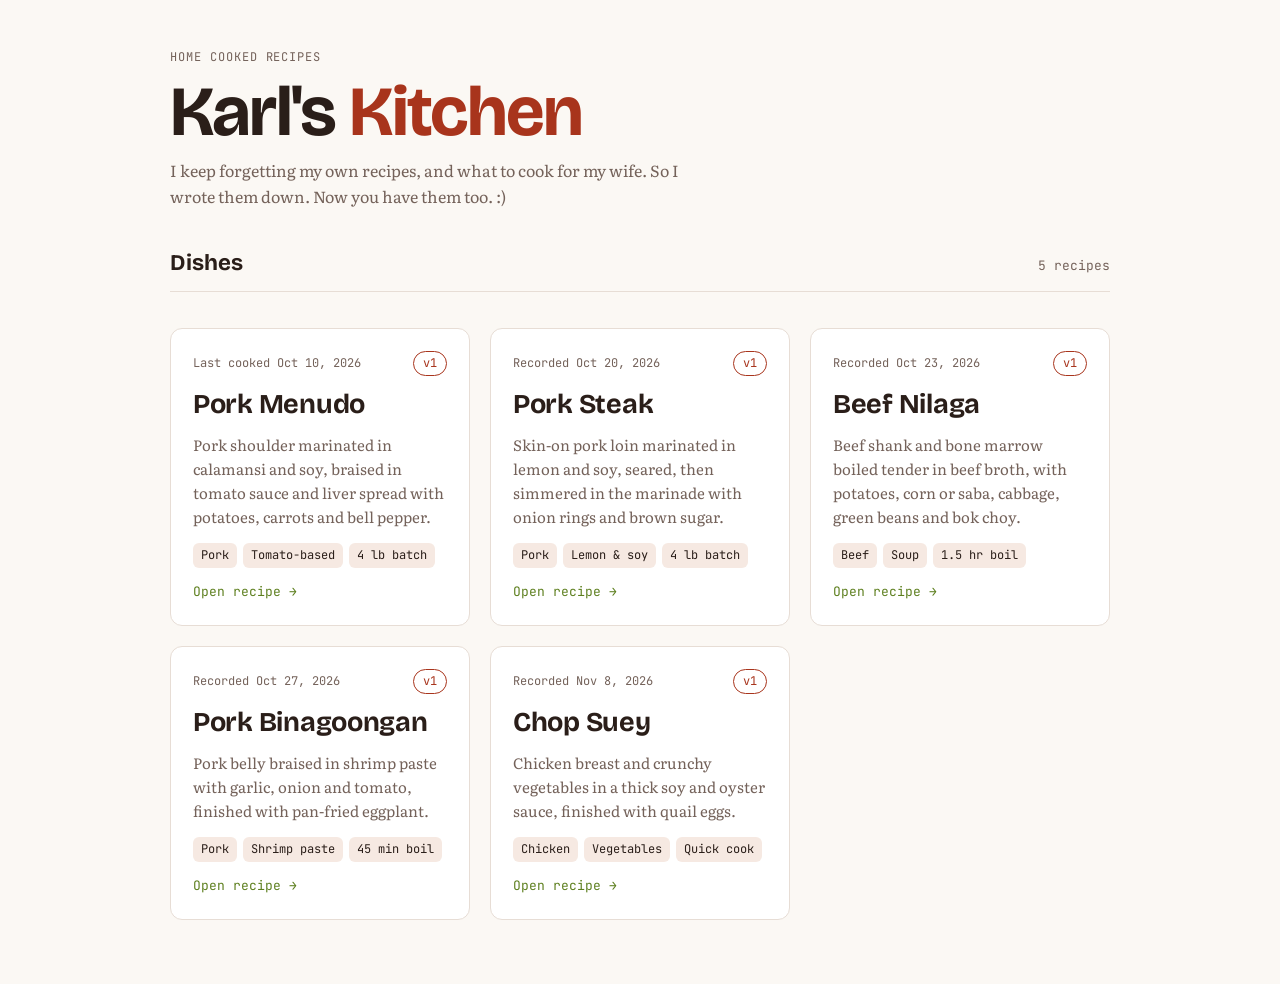
<file: index.html>
<!doctype html>
<html lang="en">
<head>
  <meta charset="utf-8">
  <meta name="viewport" content="width=device-width, initial-scale=1, viewport-fit=cover">
  <title>Karl's Kitchen</title>
  <meta name="description" content="Karl's home-cooked Filipino recipes.">
  <link rel="preconnect" href="https://fonts.googleapis.com">
  <link rel="preconnect" href="https://fonts.gstatic.com" crossorigin>
  <link rel="stylesheet" href="https://fonts.googleapis.com/css2?family=Bricolage+Grotesque:opsz,wght@12..96,500;12..96,700&family=Literata:opsz,wght@7..72,400;7..72,600&family=JetBrains+Mono:wght@400;500&display=swap">
  <link rel="stylesheet" href="css/home.css">
</head>
<body>
<div class="wrap">
  <header>
    <div class="eyebrow">Home cooked recipes</div>
    <h1>Karl's <span>Kitchen</span></h1>
    <p class="lede">I keep forgetting my own recipes, and what to cook for my wife. So I wrote them down. Now you have them too. :)</p>
  </header>

  <section aria-labelledby="dishes-h">
    <div class="bar"><h2 id="dishes-h">Dishes</h2><span>5 recipes</span></div>
  </section>

  <div class="grid">
    <a class="dish" href="recipes/pork-menudo.html">
      <div class="dish-top"><span>Last cooked Oct 10, 2026</span><span class="ver">v1</span></div>
      <h3>Pork Menudo</h3>
      <p>Pork shoulder marinated in calamansi and soy, braised in tomato sauce and liver spread with potatoes, carrots and bell pepper.</p>
      <div class="tags"><span class="tag">Pork</span><span class="tag">Tomato-based</span><span class="tag">4 lb batch</span></div>
      <span class="open">Open recipe →</span>
    </a>

    <a class="dish" href="recipes/pork-steak.html">
      <div class="dish-top"><span>Recorded Oct 20, 2026</span><span class="ver">v1</span></div>
      <h3>Pork Steak</h3>
      <p>Skin-on pork loin marinated in lemon and soy, seared, then simmered in the marinade with onion rings and brown sugar.</p>
      <div class="tags"><span class="tag">Pork</span><span class="tag">Lemon &amp; soy</span><span class="tag">4 lb batch</span></div>
      <span class="open">Open recipe →</span>
    </a>

    <a class="dish" href="recipes/beef-nilaga.html">
      <div class="dish-top"><span>Recorded Oct 23, 2026</span><span class="ver">v1</span></div>
      <h3>Beef Nilaga</h3>
      <p>Beef shank and bone marrow boiled tender in beef broth, with potatoes, corn or saba, cabbage, green beans and bok choy.</p>
      <div class="tags"><span class="tag">Beef</span><span class="tag">Soup</span><span class="tag">1.5 hr boil</span></div>
      <span class="open">Open recipe →</span>
    </a>

    <a class="dish" href="recipes/pork-binagoongan.html">
      <div class="dish-top"><span>Recorded Oct 27, 2026</span><span class="ver">v1</span></div>
      <h3>Pork Binagoongan</h3>
      <p>Pork belly braised in shrimp paste with garlic, onion and tomato, finished with pan-fried eggplant.</p>
      <div class="tags"><span class="tag">Pork</span><span class="tag">Shrimp paste</span><span class="tag">45 min boil</span></div>
      <span class="open">Open recipe →</span>
    </a>

    <a class="dish" href="recipes/chop-suey.html">
      <div class="dish-top"><span>Recorded Nov 8, 2026</span><span class="ver">v1</span></div>
      <h3>Chop Suey</h3>
      <p>Chicken breast and crunchy vegetables in a thick soy and oyster sauce, finished with quail eggs.</p>
      <div class="tags"><span class="tag">Chicken</span><span class="tag">Vegetables</span><span class="tag">Quick cook</span></div>
      <span class="open">Open recipe →</span>
    </a>

  </div>
</div>
</body>
</html>
</file>
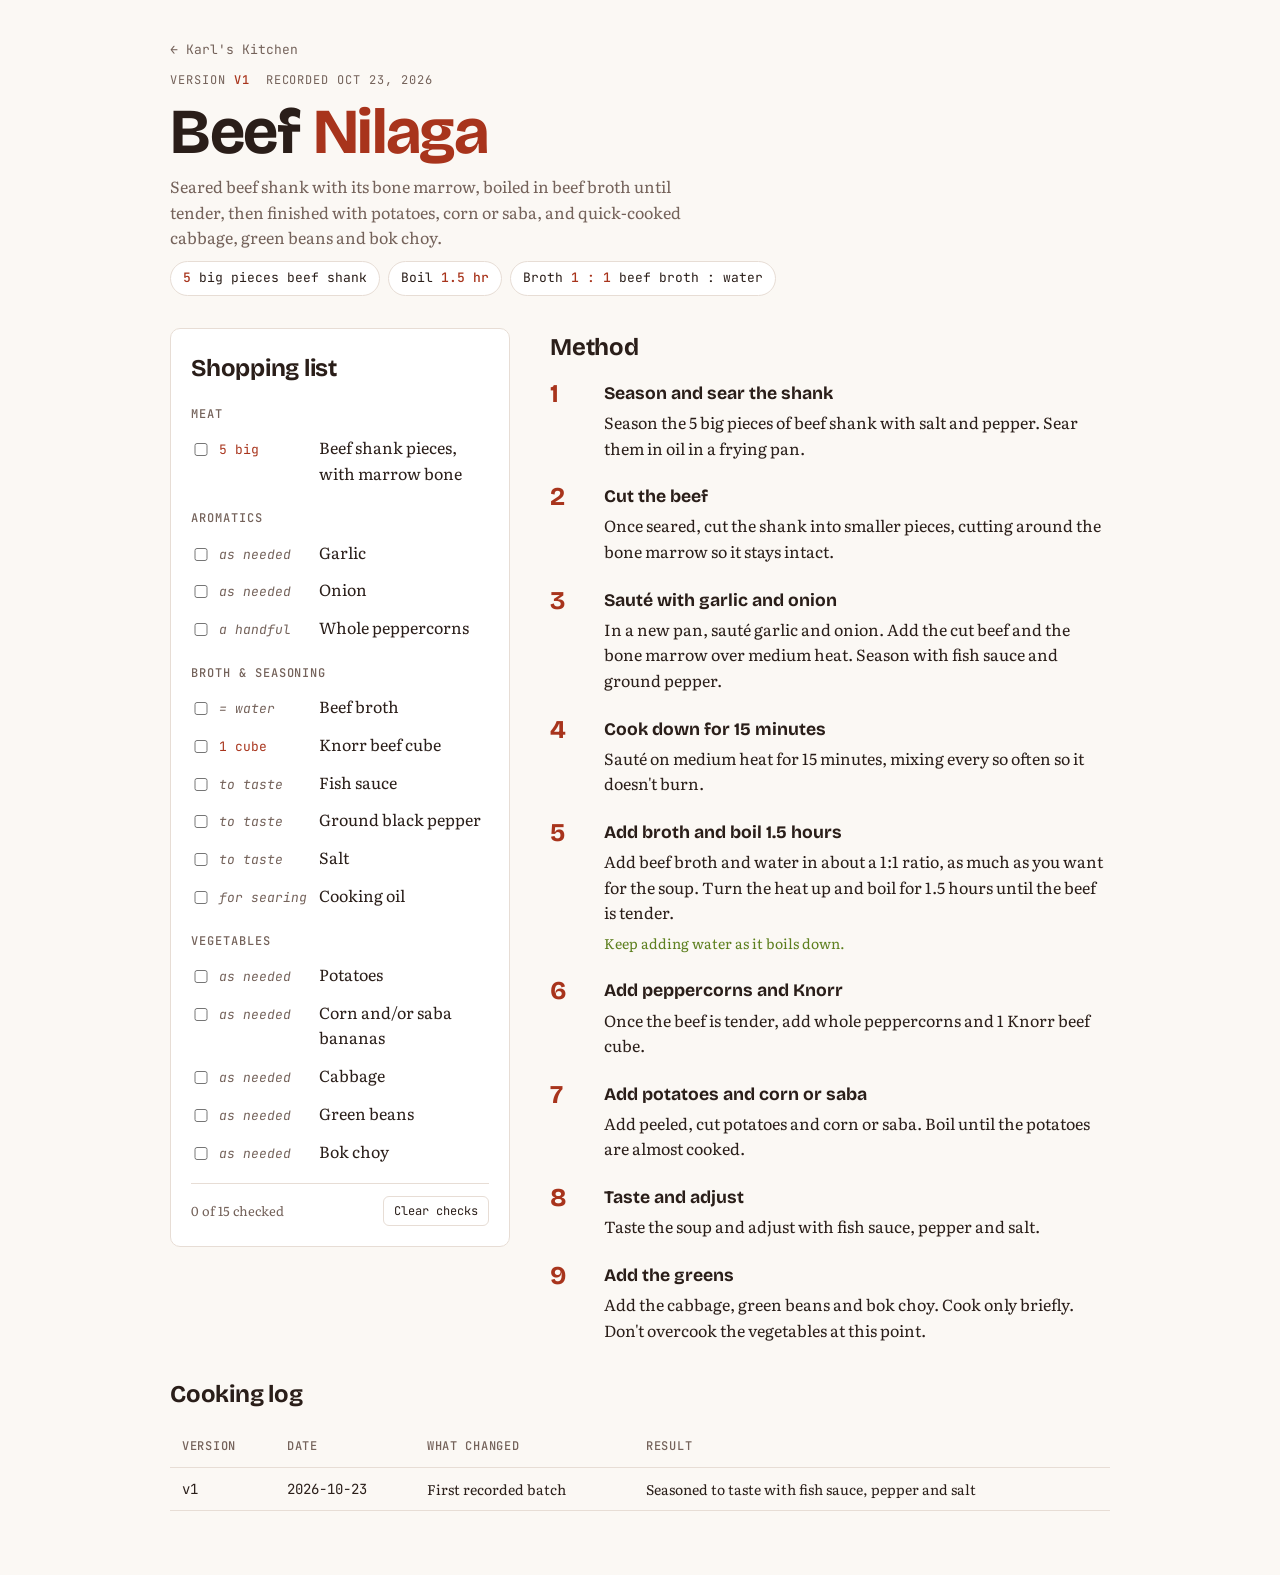
<file: recipes/beef-nilaga.html>
<!doctype html>
<html lang="en">
<head>
  <meta charset="utf-8">
  <meta name="viewport" content="width=device-width, initial-scale=1, viewport-fit=cover">
  <title>Karl's Beef Nilaga</title>
  <meta name="description" content="Beef nilaga: shopping list, method and cooking notes.">
  <link rel="preconnect" href="https://fonts.googleapis.com">
  <link rel="preconnect" href="https://fonts.gstatic.com" crossorigin>
  <link rel="stylesheet" href="https://fonts.googleapis.com/css2?family=Bricolage+Grotesque:opsz,wght@12..96,500;12..96,700&family=Literata:opsz,wght@7..72,400;7..72,600&family=JetBrains+Mono:wght@400;500&display=swap">
  <link rel="stylesheet" href="../css/recipe.css">
</head>
<body data-recipe="beef-nilaga">
<div class="wrap">
  <header>
    <a class="back" href="../index.html">&larr; Karl's Kitchen</a>
    <div class="eyebrow"><span>Version <b>v1</b></span><span>Recorded Oct 23, 2026</span></div>
    <h1>Beef <span>Nilaga</span></h1>
    <p class="lede">Seared beef shank with its bone marrow, boiled in beef broth until tender, then finished with potatoes, corn or saba, and quick-cooked cabbage, green beans and bok choy.</p>
    <div class="facts">
      <span class="fact"><strong>5</strong> big pieces beef shank</span>
      <span class="fact">Boil <strong>1.5 hr</strong></span>
      <span class="fact">Broth <strong>1 : 1</strong> beef broth : water</span>
    </div>
  </header>

  <div class="cols">
    <aside class="shop" aria-labelledby="shop-h">
      <h2 id="shop-h">Shopping list</h2>
      <h3>Meat</h3>
      <ul>
        <li><label><input type="checkbox" id="i-shank"><span class="qty">5 big</span><span>Beef shank pieces, with marrow bone</span></label></li>
      </ul>
      <h3>Aromatics</h3>
      <ul>
        <li><label><input type="checkbox" id="i-garlic"><span class="qty tbd">as needed</span><span>Garlic</span></label></li>
        <li><label><input type="checkbox" id="i-onion"><span class="qty tbd">as needed</span><span>Onion</span></label></li>
        <li><label><input type="checkbox" id="i-corns"><span class="qty tbd">a handful</span><span>Whole peppercorns</span></label></li>
      </ul>
      <h3>Broth &amp; seasoning</h3>
      <ul>
        <li><label><input type="checkbox" id="i-broth"><span class="qty tbd">= water</span><span>Beef broth</span></label></li>
        <li><label><input type="checkbox" id="i-knorr"><span class="qty">1 cube</span><span>Knorr beef cube</span></label></li>
        <li><label><input type="checkbox" id="i-fish"><span class="qty tbd">to taste</span><span>Fish sauce</span></label></li>
        <li><label><input type="checkbox" id="i-pepper"><span class="qty tbd">to taste</span><span>Ground black pepper</span></label></li>
        <li><label><input type="checkbox" id="i-salt"><span class="qty tbd">to taste</span><span>Salt</span></label></li>
        <li><label><input type="checkbox" id="i-oil"><span class="qty tbd">for searing</span><span>Cooking oil</span></label></li>
      </ul>
      <h3>Vegetables</h3>
      <ul>
        <li><label><input type="checkbox" id="i-potato"><span class="qty tbd">as needed</span><span>Potatoes</span></label></li>
        <li><label><input type="checkbox" id="i-corn"><span class="qty tbd">as needed</span><span>Corn and/or saba bananas</span></label></li>
        <li><label><input type="checkbox" id="i-cabbage"><span class="qty tbd">as needed</span><span>Cabbage</span></label></li>
        <li><label><input type="checkbox" id="i-beans"><span class="qty tbd">as needed</span><span>Green beans</span></label></li>
        <li><label><input type="checkbox" id="i-bokchoy"><span class="qty tbd">as needed</span><span>Bok choy</span></label></li>
      </ul>
      <div class="row-actions"><span id="count">0 of 15 checked</span><button type="button" id="clear">Clear checks</button></div>
    </aside>

    <section aria-labelledby="method-h">
      <h2 id="method-h">Method</h2>
      <ol class="steps">
        <li><div><span class="step-title">Season and sear the shank</span><p>Season the 5 big pieces of beef shank with salt and pepper. Sear them in oil in a frying pan.</p></div></li>
        <li><div><span class="step-title">Cut the beef</span><p>Once seared, cut the shank into smaller pieces, cutting around the bone marrow so it stays intact.</p></div></li>
        <li><div><span class="step-title">Sauté with garlic and onion</span><p>In a new pan, sauté garlic and onion. Add the cut beef and the bone marrow over medium heat. Season with fish sauce and ground pepper.</p></div></li>
        <li><div><span class="step-title">Cook down for 15 minutes</span><p>Sauté on medium heat for 15 minutes, mixing every so often so it doesn't burn.</p></div></li>
        <li><div><span class="step-title">Add broth and boil 1.5 hours</span><p>Add beef broth and water in about a 1:1 ratio, as much as you want for the soup. Turn the heat up and boil for 1.5 hours until the beef is tender.</p><span class="tip">Keep adding water as it boils down.</span></div></li>
        <li><div><span class="step-title">Add peppercorns and Knorr</span><p>Once the beef is tender, add whole peppercorns and 1 Knorr beef cube.</p></div></li>
        <li><div><span class="step-title">Add potatoes and corn or saba</span><p>Add peeled, cut potatoes and corn or saba. Boil until the potatoes are almost cooked.</p></div></li>
        <li><div><span class="step-title">Taste and adjust</span><p>Taste the soup and adjust with fish sauce, pepper and salt.</p></div></li>
        <li><div><span class="step-title">Add the greens</span><p>Add the cabbage, green beans and bok choy. Cook only briefly. Don't overcook the vegetables at this point.</p></div></li>
      </ol>
    </section>
  </div>

  <section aria-labelledby="log-h">
    <h2 id="log-h">Cooking log</h2>
    <div class="log">
      <table>
        <thead><tr><th>Version</th><th>Date</th><th>What changed</th><th>Result</th></tr></thead>
        <tbody>
          <tr><td class="mono">v1</td><td class="mono">2026-10-23</td><td>First recorded batch</td><td>Seasoned to taste with fish sauce, pepper and salt</td></tr>
        </tbody>
      </table>
    </div>
  </section>
</div>
<script src="../js/shopping-list.js"></script>
</body>
</html>
</file>
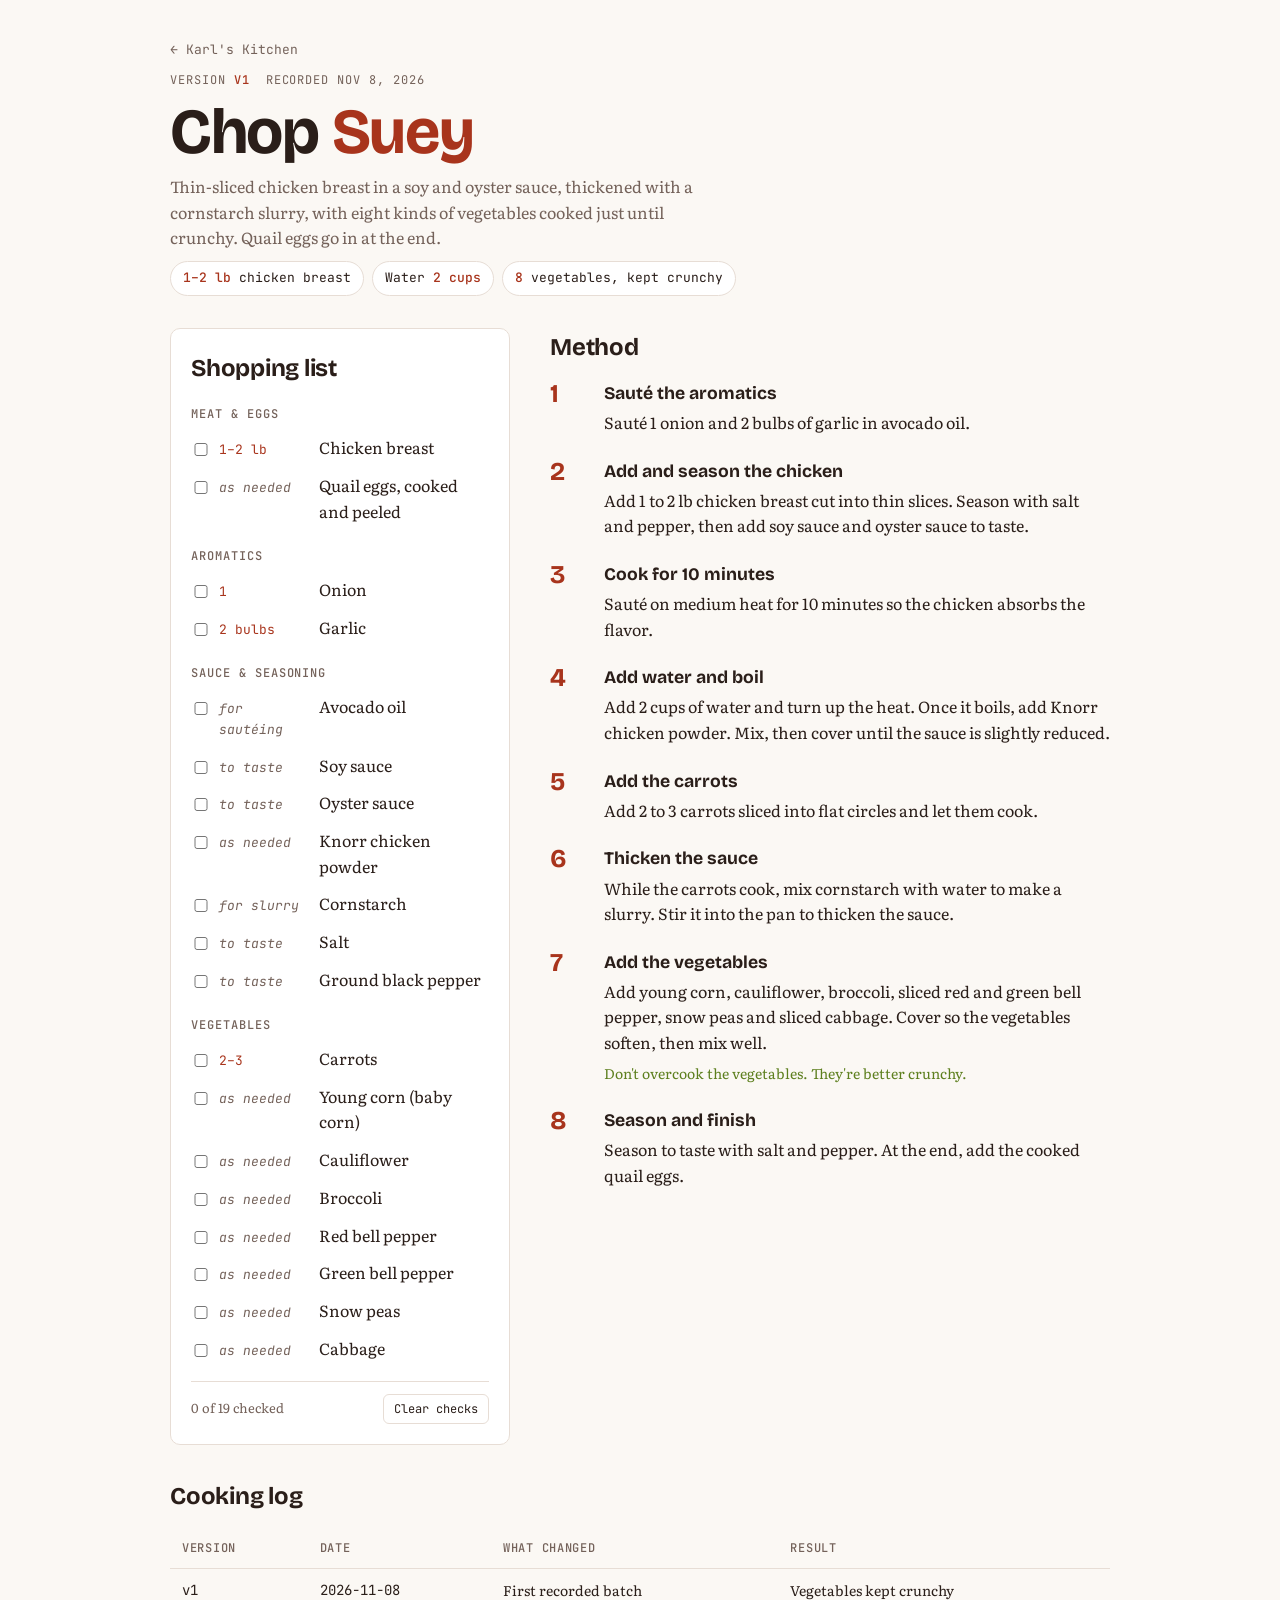
<file: recipes/chop-suey.html>
<!doctype html>
<html lang="en">
<head>
  <meta charset="utf-8">
  <meta name="viewport" content="width=device-width, initial-scale=1, viewport-fit=cover">
  <title>Karl's Chop Suey</title>
  <meta name="description" content="Chop suey: shopping list, method and cooking notes.">
  <link rel="preconnect" href="https://fonts.googleapis.com">
  <link rel="preconnect" href="https://fonts.gstatic.com" crossorigin>
  <link rel="stylesheet" href="https://fonts.googleapis.com/css2?family=Bricolage+Grotesque:opsz,wght@12..96,500;12..96,700&family=Literata:opsz,wght@7..72,400;7..72,600&family=JetBrains+Mono:wght@400;500&display=swap">
  <link rel="stylesheet" href="../css/recipe.css">
</head>
<body data-recipe="chop-suey">
<div class="wrap">
  <header>
    <a class="back" href="../index.html">&larr; Karl's Kitchen</a>
    <div class="eyebrow"><span>Version <b>v1</b></span><span>Recorded Nov 8, 2026</span></div>
    <h1>Chop <span>Suey</span></h1>
    <p class="lede">Thin-sliced chicken breast in a soy and oyster sauce, thickened with a cornstarch slurry, with eight kinds of vegetables cooked just until crunchy. Quail eggs go in at the end.</p>
    <div class="facts">
      <span class="fact"><strong>1&ndash;2 lb</strong> chicken breast</span>
      <span class="fact">Water <strong>2 cups</strong></span>
      <span class="fact"><strong>8</strong> vegetables, kept crunchy</span>
    </div>
  </header>

  <div class="cols">
    <aside class="shop" aria-labelledby="shop-h">
      <h2 id="shop-h">Shopping list</h2>
      <h3>Meat &amp; eggs</h3>
      <ul>
        <li><label><input type="checkbox" id="i-chicken"><span class="qty">1&ndash;2 lb</span><span>Chicken breast</span></label></li>
        <li><label><input type="checkbox" id="i-quail"><span class="qty tbd">as needed</span><span>Quail eggs, cooked and peeled</span></label></li>
      </ul>
      <h3>Aromatics</h3>
      <ul>
        <li><label><input type="checkbox" id="i-onion"><span class="qty">1</span><span>Onion</span></label></li>
        <li><label><input type="checkbox" id="i-garlic"><span class="qty">2 bulbs</span><span>Garlic</span></label></li>
      </ul>
      <h3>Sauce &amp; seasoning</h3>
      <ul>
        <li><label><input type="checkbox" id="i-oil"><span class="qty tbd">for saut&eacute;ing</span><span>Avocado oil</span></label></li>
        <li><label><input type="checkbox" id="i-soy"><span class="qty tbd">to taste</span><span>Soy sauce</span></label></li>
        <li><label><input type="checkbox" id="i-oyster"><span class="qty tbd">to taste</span><span>Oyster sauce</span></label></li>
        <li><label><input type="checkbox" id="i-knorr"><span class="qty tbd">as needed</span><span>Knorr chicken powder</span></label></li>
        <li><label><input type="checkbox" id="i-corn-starch"><span class="qty tbd">for slurry</span><span>Cornstarch</span></label></li>
        <li><label><input type="checkbox" id="i-salt"><span class="qty tbd">to taste</span><span>Salt</span></label></li>
        <li><label><input type="checkbox" id="i-pepper"><span class="qty tbd">to taste</span><span>Ground black pepper</span></label></li>
      </ul>
      <h3>Vegetables</h3>
      <ul>
        <li><label><input type="checkbox" id="i-carrot"><span class="qty">2&ndash;3</span><span>Carrots</span></label></li>
        <li><label><input type="checkbox" id="i-youngcorn"><span class="qty tbd">as needed</span><span>Young corn (baby corn)</span></label></li>
        <li><label><input type="checkbox" id="i-cauli"><span class="qty tbd">as needed</span><span>Cauliflower</span></label></li>
        <li><label><input type="checkbox" id="i-broccoli"><span class="qty tbd">as needed</span><span>Broccoli</span></label></li>
        <li><label><input type="checkbox" id="i-redbell"><span class="qty tbd">as needed</span><span>Red bell pepper</span></label></li>
        <li><label><input type="checkbox" id="i-greenbell"><span class="qty tbd">as needed</span><span>Green bell pepper</span></label></li>
        <li><label><input type="checkbox" id="i-snowpeas"><span class="qty tbd">as needed</span><span>Snow peas</span></label></li>
        <li><label><input type="checkbox" id="i-cabbage"><span class="qty tbd">as needed</span><span>Cabbage</span></label></li>
      </ul>
      <div class="row-actions"><span id="count">0 of 19 checked</span><button type="button" id="clear">Clear checks</button></div>
    </aside>

    <section aria-labelledby="method-h">
      <h2 id="method-h">Method</h2>
      <ol class="steps">
        <li><div><span class="step-title">Saut&eacute; the aromatics</span><p>Saut&eacute; 1 onion and 2 bulbs of garlic in avocado oil.</p></div></li>
        <li><div><span class="step-title">Add and season the chicken</span><p>Add 1 to 2 lb chicken breast cut into thin slices. Season with salt and pepper, then add soy sauce and oyster sauce to taste.</p></div></li>
        <li><div><span class="step-title">Cook for 10 minutes</span><p>Saut&eacute; on medium heat for 10 minutes so the chicken absorbs the flavor.</p></div></li>
        <li><div><span class="step-title">Add water and boil</span><p>Add 2 cups of water and turn up the heat. Once it boils, add Knorr chicken powder. Mix, then cover until the sauce is slightly reduced.</p></div></li>
        <li><div><span class="step-title">Add the carrots</span><p>Add 2 to 3 carrots sliced into flat circles and let them cook.</p></div></li>
        <li><div><span class="step-title">Thicken the sauce</span><p>While the carrots cook, mix cornstarch with water to make a slurry. Stir it into the pan to thicken the sauce.</p></div></li>
        <li><div><span class="step-title">Add the vegetables</span><p>Add young corn, cauliflower, broccoli, sliced red and green bell pepper, snow peas and sliced cabbage. Cover so the vegetables soften, then mix well.</p><span class="tip">Don't overcook the vegetables. They're better crunchy.</span></div></li>
        <li><div><span class="step-title">Season and finish</span><p>Season to taste with salt and pepper. At the end, add the cooked quail eggs.</p></div></li>
      </ol>
    </section>
  </div>

  <section aria-labelledby="log-h">
    <h2 id="log-h">Cooking log</h2>
    <div class="log">
      <table>
        <thead><tr><th>Version</th><th>Date</th><th>What changed</th><th>Result</th></tr></thead>
        <tbody>
          <tr><td class="mono">v1</td><td class="mono">2026-11-08</td><td>First recorded batch</td><td>Vegetables kept crunchy</td></tr>
        </tbody>
      </table>
    </div>
  </section>
</div>
<script src="../js/shopping-list.js"></script>
</body>
</html>
</file>
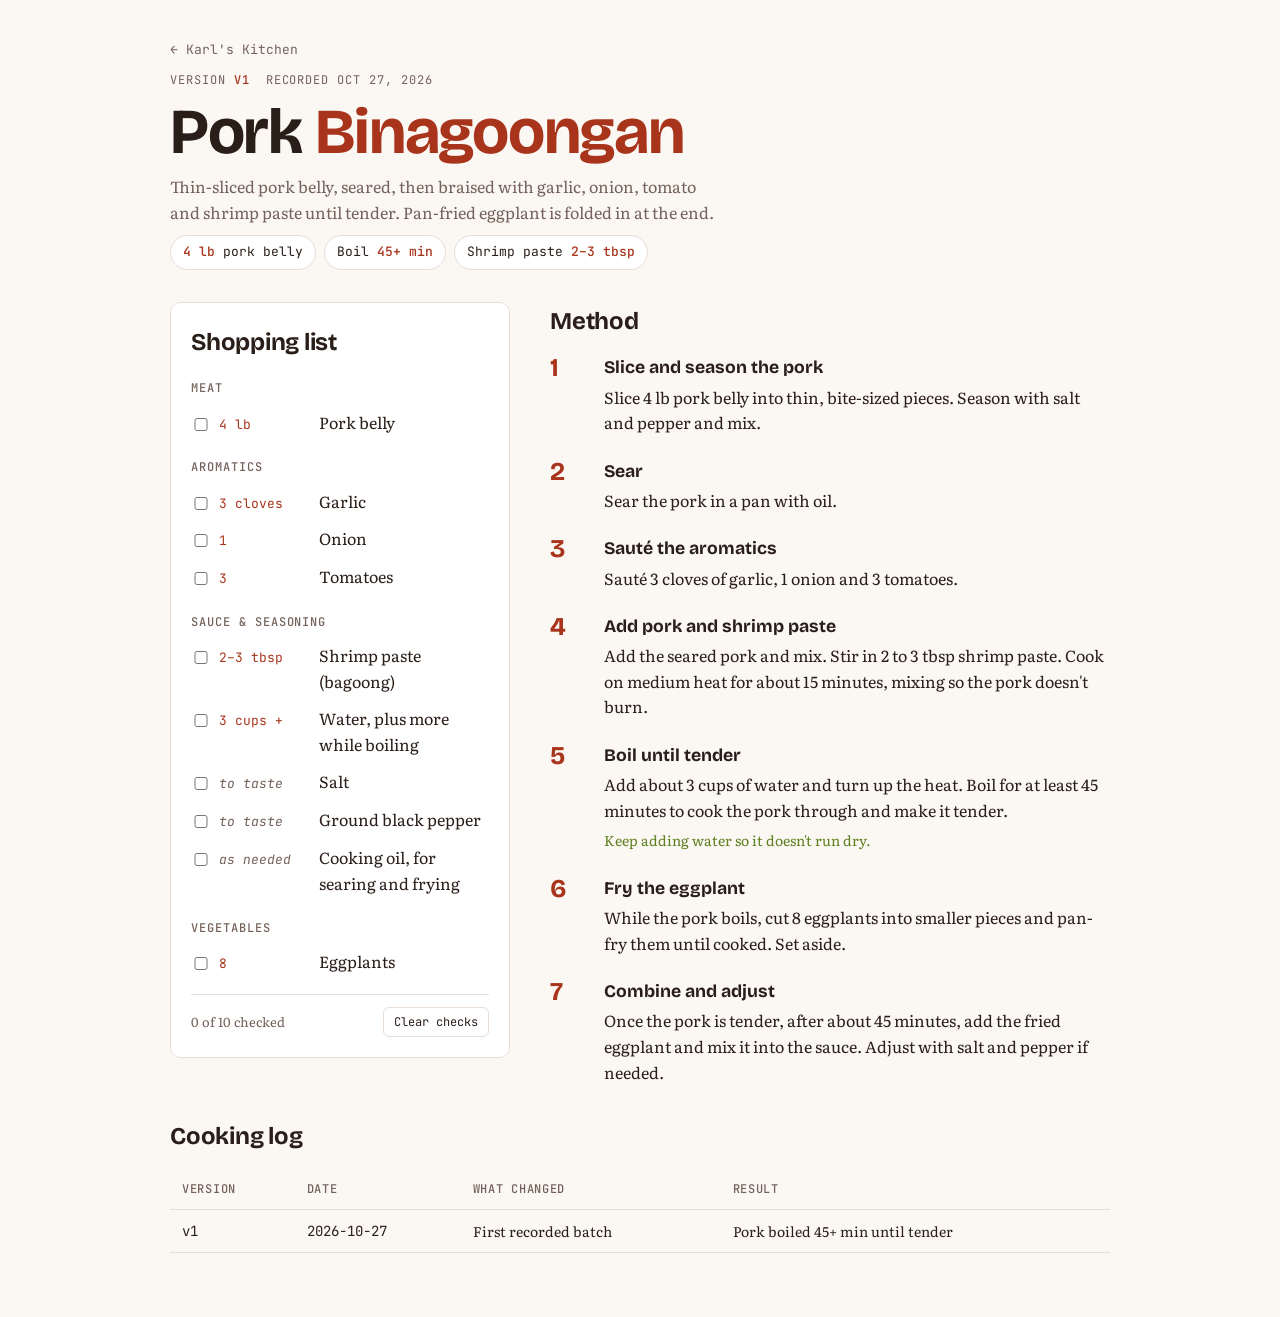
<file: recipes/pork-binagoongan.html>
<!doctype html>
<html lang="en">
<head>
  <meta charset="utf-8">
  <meta name="viewport" content="width=device-width, initial-scale=1, viewport-fit=cover">
  <title>Karl's Pork Binagoongan</title>
  <meta name="description" content="Pork binagoongan: shopping list, method and cooking notes.">
  <link rel="preconnect" href="https://fonts.googleapis.com">
  <link rel="preconnect" href="https://fonts.gstatic.com" crossorigin>
  <link rel="stylesheet" href="https://fonts.googleapis.com/css2?family=Bricolage+Grotesque:opsz,wght@12..96,500;12..96,700&family=Literata:opsz,wght@7..72,400;7..72,600&family=JetBrains+Mono:wght@400;500&display=swap">
  <link rel="stylesheet" href="../css/recipe.css">
</head>
<body data-recipe="pork-binagoongan">
<div class="wrap">
  <header>
    <a class="back" href="../index.html">&larr; Karl's Kitchen</a>
    <div class="eyebrow"><span>Version <b>v1</b></span><span>Recorded Oct 27, 2026</span></div>
    <h1>Pork <span>Binagoongan</span></h1>
    <p class="lede">Thin-sliced pork belly, seared, then braised with garlic, onion, tomato and shrimp paste until tender. Pan-fried eggplant is folded in at the end.</p>
    <div class="facts">
      <span class="fact"><strong>4 lb</strong> pork belly</span>
      <span class="fact">Boil <strong>45+ min</strong></span>
      <span class="fact">Shrimp paste <strong>2&ndash;3 tbsp</strong></span>
    </div>
  </header>

  <div class="cols">
    <aside class="shop" aria-labelledby="shop-h">
      <h2 id="shop-h">Shopping list</h2>
      <h3>Meat</h3>
      <ul>
        <li><label><input type="checkbox" id="i-pork"><span class="qty">4 lb</span><span>Pork belly</span></label></li>
      </ul>
      <h3>Aromatics</h3>
      <ul>
        <li><label><input type="checkbox" id="i-garlic"><span class="qty">3 cloves</span><span>Garlic</span></label></li>
        <li><label><input type="checkbox" id="i-onion"><span class="qty">1</span><span>Onion</span></label></li>
        <li><label><input type="checkbox" id="i-tomato"><span class="qty">3</span><span>Tomatoes</span></label></li>
      </ul>
      <h3>Sauce &amp; seasoning</h3>
      <ul>
        <li><label><input type="checkbox" id="i-bagoong"><span class="qty">2&ndash;3 tbsp</span><span>Shrimp paste (bagoong)</span></label></li>
        <li><label><input type="checkbox" id="i-water"><span class="qty">3 cups +</span><span>Water, plus more while boiling</span></label></li>
        <li><label><input type="checkbox" id="i-salt"><span class="qty tbd">to taste</span><span>Salt</span></label></li>
        <li><label><input type="checkbox" id="i-pepper"><span class="qty tbd">to taste</span><span>Ground black pepper</span></label></li>
        <li><label><input type="checkbox" id="i-oil"><span class="qty tbd">as needed</span><span>Cooking oil, for searing and frying</span></label></li>
      </ul>
      <h3>Vegetables</h3>
      <ul>
        <li><label><input type="checkbox" id="i-eggplant"><span class="qty">8</span><span>Eggplants</span></label></li>
      </ul>
      <div class="row-actions"><span id="count">0 of 10 checked</span><button type="button" id="clear">Clear checks</button></div>
    </aside>

    <section aria-labelledby="method-h">
      <h2 id="method-h">Method</h2>
      <ol class="steps">
        <li><div><span class="step-title">Slice and season the pork</span><p>Slice 4 lb pork belly into thin, bite-sized pieces. Season with salt and pepper and mix.</p></div></li>
        <li><div><span class="step-title">Sear</span><p>Sear the pork in a pan with oil.</p></div></li>
        <li><div><span class="step-title">Saut&eacute; the aromatics</span><p>Saut&eacute; 3 cloves of garlic, 1 onion and 3 tomatoes.</p></div></li>
        <li><div><span class="step-title">Add pork and shrimp paste</span><p>Add the seared pork and mix. Stir in 2 to 3 tbsp shrimp paste. Cook on medium heat for about 15 minutes, mixing so the pork doesn't burn.</p></div></li>
        <li><div><span class="step-title">Boil until tender</span><p>Add about 3 cups of water and turn up the heat. Boil for at least 45 minutes to cook the pork through and make it tender.</p><span class="tip">Keep adding water so it doesn't run dry.</span></div></li>
        <li><div><span class="step-title">Fry the eggplant</span><p>While the pork boils, cut 8 eggplants into smaller pieces and pan-fry them until cooked. Set aside.</p></div></li>
        <li><div><span class="step-title">Combine and adjust</span><p>Once the pork is tender, after about 45 minutes, add the fried eggplant and mix it into the sauce. Adjust with salt and pepper if needed.</p></div></li>
      </ol>
    </section>
  </div>

  <section aria-labelledby="log-h">
    <h2 id="log-h">Cooking log</h2>
    <div class="log">
      <table>
        <thead><tr><th>Version</th><th>Date</th><th>What changed</th><th>Result</th></tr></thead>
        <tbody>
          <tr><td class="mono">v1</td><td class="mono">2026-10-27</td><td>First recorded batch</td><td>Pork boiled 45+ min until tender</td></tr>
        </tbody>
      </table>
    </div>
  </section>
</div>

<script src="../js/shopping-list.js"></script>
</body>
</html>
</file>
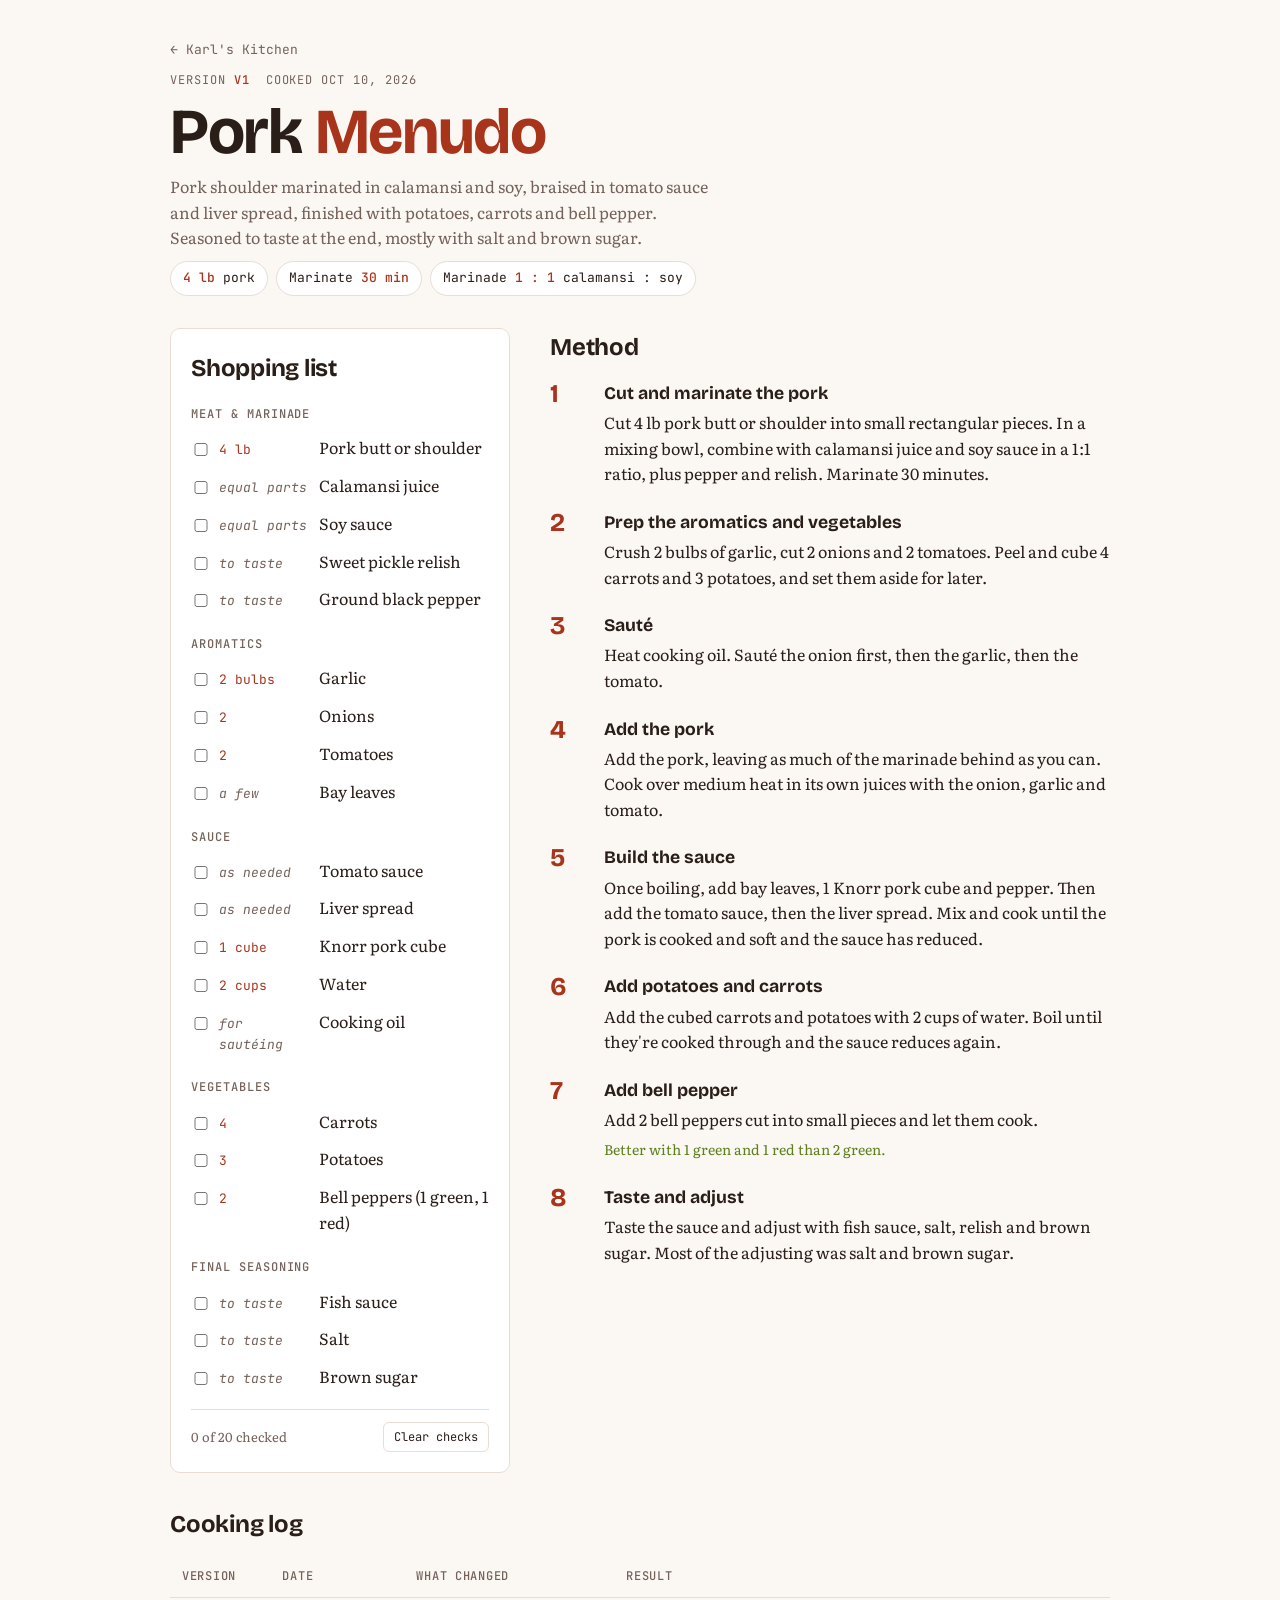
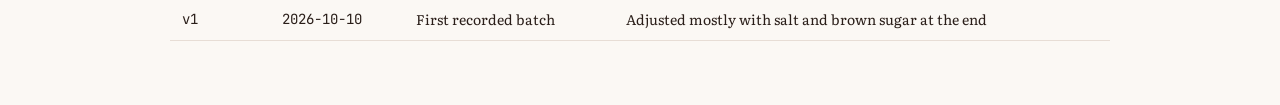
<file: recipes/pork-menudo.html>
<!doctype html>
<html lang="en">
<head>
  <meta charset="utf-8">
  <meta name="viewport" content="width=device-width, initial-scale=1, viewport-fit=cover">
  <title>Karl's Pork Menudo</title>
  <meta name="description" content="Pork menudo: shopping list, method and cooking notes.">
  <link rel="preconnect" href="https://fonts.googleapis.com">
  <link rel="preconnect" href="https://fonts.gstatic.com" crossorigin>
  <link rel="stylesheet" href="https://fonts.googleapis.com/css2?family=Bricolage+Grotesque:opsz,wght@12..96,500;12..96,700&family=Literata:opsz,wght@7..72,400;7..72,600&family=JetBrains+Mono:wght@400;500&display=swap">
  <link rel="stylesheet" href="../css/recipe.css">
</head>
<body data-recipe="pork-menudo">
<div class="wrap">
  <header>
    <a class="back" href="../index.html">&larr; Karl's Kitchen</a>
    <div class="eyebrow"><span>Version <b>v1</b></span><span>Cooked Oct 10, 2026</span></div>
    <h1>Pork <span>Menudo</span></h1>
    <p class="lede">Pork shoulder marinated in calamansi and soy, braised in tomato sauce and liver spread, finished with potatoes, carrots and bell pepper. Seasoned to taste at the end, mostly with salt and brown sugar.</p>
    <div class="facts">
      <span class="fact"><strong>4 lb</strong> pork</span>
      <span class="fact">Marinate <strong>30 min</strong></span>
      <span class="fact">Marinade <strong>1 : 1</strong> calamansi : soy</span>
    </div>
  </header>

  <div class="cols">
    <aside class="shop" aria-labelledby="shop-h">
      <h2 id="shop-h">Shopping list</h2>
      <h3>Meat &amp; marinade</h3>
      <ul>
        <li><label><input type="checkbox" id="i-pork"><span class="qty">4 lb</span><span>Pork butt or shoulder</span></label></li>
        <li><label><input type="checkbox" id="i-cala"><span class="qty tbd">equal parts</span><span>Calamansi juice</span></label></li>
        <li><label><input type="checkbox" id="i-soy"><span class="qty tbd">equal parts</span><span>Soy sauce</span></label></li>
        <li><label><input type="checkbox" id="i-relish"><span class="qty tbd">to taste</span><span>Sweet pickle relish</span></label></li>
        <li><label><input type="checkbox" id="i-pepper"><span class="qty tbd">to taste</span><span>Ground black pepper</span></label></li>
      </ul>
      <h3>Aromatics</h3>
      <ul>
        <li><label><input type="checkbox" id="i-garlic"><span class="qty">2 bulbs</span><span>Garlic</span></label></li>
        <li><label><input type="checkbox" id="i-onion"><span class="qty">2</span><span>Onions</span></label></li>
        <li><label><input type="checkbox" id="i-tomato"><span class="qty">2</span><span>Tomatoes</span></label></li>
        <li><label><input type="checkbox" id="i-bay"><span class="qty tbd">a few</span><span>Bay leaves</span></label></li>
      </ul>
      <h3>Sauce</h3>
      <ul>
        <li><label><input type="checkbox" id="i-sauce"><span class="qty tbd">as needed</span><span>Tomato sauce</span></label></li>
        <li><label><input type="checkbox" id="i-liver"><span class="qty tbd">as needed</span><span>Liver spread</span></label></li>
        <li><label><input type="checkbox" id="i-knorr"><span class="qty">1 cube</span><span>Knorr pork cube</span></label></li>
        <li><label><input type="checkbox" id="i-water"><span class="qty">2 cups</span><span>Water</span></label></li>
        <li><label><input type="checkbox" id="i-oil"><span class="qty tbd">for sautéing</span><span>Cooking oil</span></label></li>
      </ul>
      <h3>Vegetables</h3>
      <ul>
        <li><label><input type="checkbox" id="i-carrot"><span class="qty">4</span><span>Carrots</span></label></li>
        <li><label><input type="checkbox" id="i-potato"><span class="qty">3</span><span>Potatoes</span></label></li>
        <li><label><input type="checkbox" id="i-bell"><span class="qty">2</span><span>Bell peppers (1 green, 1 red)</span></label></li>
      </ul>
      <h3>Final seasoning</h3>
      <ul>
        <li><label><input type="checkbox" id="i-fish"><span class="qty tbd">to taste</span><span>Fish sauce</span></label></li>
        <li><label><input type="checkbox" id="i-salt"><span class="qty tbd">to taste</span><span>Salt</span></label></li>
        <li><label><input type="checkbox" id="i-sugar"><span class="qty tbd">to taste</span><span>Brown sugar</span></label></li>
      </ul>
      <div class="row-actions"><span id="count">0 of 20 checked</span><button type="button" id="clear">Clear checks</button></div>
    </aside>

    <section aria-labelledby="method-h">
      <h2 id="method-h">Method</h2>
      <ol class="steps">
        <li><div><span class="step-title">Cut and marinate the pork</span><p>Cut 4 lb pork butt or shoulder into small rectangular pieces. In a mixing bowl, combine with calamansi juice and soy sauce in a 1:1 ratio, plus pepper and relish. Marinate 30 minutes.</p></div></li>
        <li><div><span class="step-title">Prep the aromatics and vegetables</span><p>Crush 2 bulbs of garlic, cut 2 onions and 2 tomatoes. Peel and cube 4 carrots and 3 potatoes, and set them aside for later.</p></div></li>
        <li><div><span class="step-title">Sauté</span><p>Heat cooking oil. Sauté the onion first, then the garlic, then the tomato.</p></div></li>
        <li><div><span class="step-title">Add the pork</span><p>Add the pork, leaving as much of the marinade behind as you can. Cook over medium heat in its own juices with the onion, garlic and tomato.</p></div></li>
        <li><div><span class="step-title">Build the sauce</span><p>Once boiling, add bay leaves, 1 Knorr pork cube and pepper. Then add the tomato sauce, then the liver spread. Mix and cook until the pork is cooked and soft and the sauce has reduced.</p></div></li>
        <li><div><span class="step-title">Add potatoes and carrots</span><p>Add the cubed carrots and potatoes with 2 cups of water. Boil until they're cooked through and the sauce reduces again.</p></div></li>
        <li><div><span class="step-title">Add bell pepper</span><p>Add 2 bell peppers cut into small pieces and let them cook.</p><span class="tip">Better with 1 green and 1 red than 2 green.</span></div></li>
        <li><div><span class="step-title">Taste and adjust</span><p>Taste the sauce and adjust with fish sauce, salt, relish and brown sugar. Most of the adjusting was salt and brown sugar.</p></div></li>
      </ol>
    </section>
  </div>

  <section aria-labelledby="log-h">
    <h2 id="log-h">Cooking log</h2>
    <div class="log">
      <table>
        <thead><tr><th>Version</th><th>Date</th><th>What changed</th><th>Result</th></tr></thead>
        <tbody>
          <tr><td class="mono">v1</td><td class="mono">2026-10-10</td><td>First recorded batch</td><td>Adjusted mostly with salt and brown sugar at the end</td></tr>
        </tbody>
      </table>
    </div>
  </section>
</div>
<script src="../js/shopping-list.js"></script>
</body>
</html>
</file>
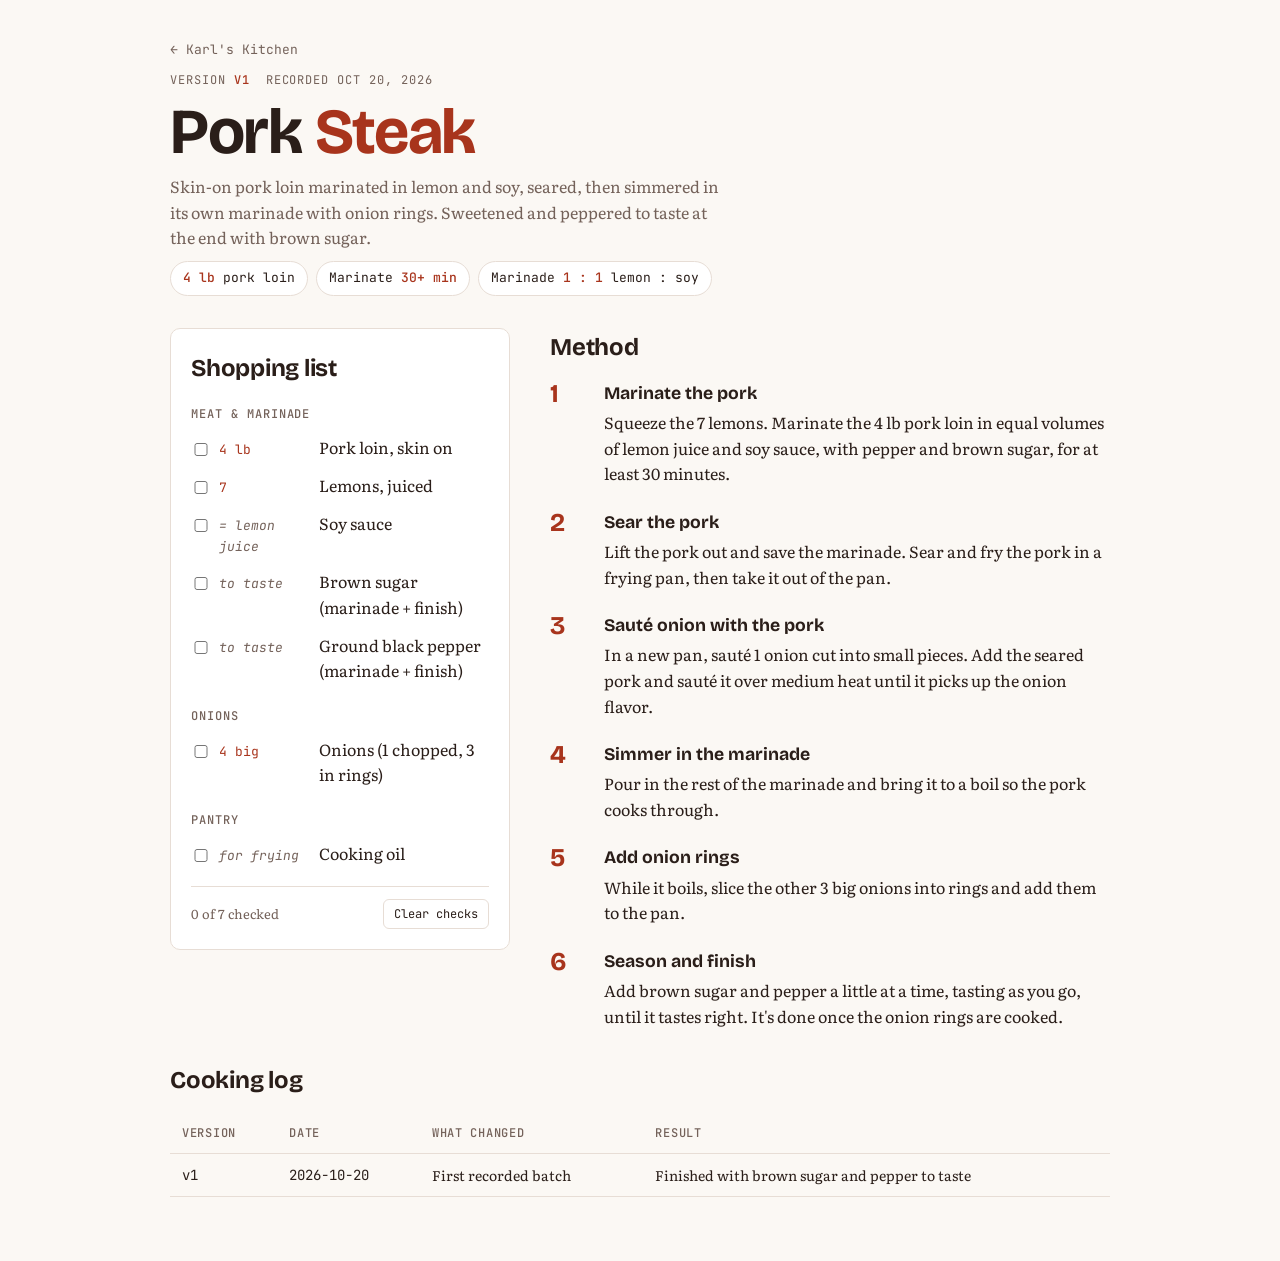
<file: recipes/pork-steak.html>
<!doctype html>
<html lang="en">
<head>
  <meta charset="utf-8">
  <meta name="viewport" content="width=device-width, initial-scale=1, viewport-fit=cover">
  <title>Karl's Pork Steak</title>
  <meta name="description" content="Pork steak: shopping list, method and cooking notes.">
  <link rel="preconnect" href="https://fonts.googleapis.com">
  <link rel="preconnect" href="https://fonts.gstatic.com" crossorigin>
  <link rel="stylesheet" href="https://fonts.googleapis.com/css2?family=Bricolage+Grotesque:opsz,wght@12..96,500;12..96,700&family=Literata:opsz,wght@7..72,400;7..72,600&family=JetBrains+Mono:wght@400;500&display=swap">
  <link rel="stylesheet" href="../css/recipe.css">
</head>
<body data-recipe="pork-steak">
<div class="wrap">
  <header>
    <a class="back" href="../index.html">&larr; Karl's Kitchen</a>
    <div class="eyebrow"><span>Version <b>v1</b></span><span>Recorded Oct 20, 2026</span></div>
    <h1>Pork <span>Steak</span></h1>
    <p class="lede">Skin-on pork loin marinated in lemon and soy, seared, then simmered in its own marinade with onion rings. Sweetened and peppered to taste at the end with brown sugar.</p>
    <div class="facts">
      <span class="fact"><strong>4 lb</strong> pork loin</span>
      <span class="fact">Marinate <strong>30+ min</strong></span>
      <span class="fact">Marinade <strong>1 : 1</strong> lemon : soy</span>
    </div>
  </header>

  <div class="cols">
    <aside class="shop" aria-labelledby="shop-h">
      <h2 id="shop-h">Shopping list</h2>
      <h3>Meat &amp; marinade</h3>
      <ul>
        <li><label><input type="checkbox" id="i-pork"><span class="qty">4 lb</span><span>Pork loin, skin on</span></label></li>
        <li><label><input type="checkbox" id="i-lemon"><span class="qty">7</span><span>Lemons, juiced</span></label></li>
        <li><label><input type="checkbox" id="i-soy"><span class="qty tbd">= lemon juice</span><span>Soy sauce</span></label></li>
        <li><label><input type="checkbox" id="i-sugar"><span class="qty tbd">to taste</span><span>Brown sugar (marinade + finish)</span></label></li>
        <li><label><input type="checkbox" id="i-pepper"><span class="qty tbd">to taste</span><span>Ground black pepper (marinade + finish)</span></label></li>
      </ul>
      <h3>Onions</h3>
      <ul>
        <li><label><input type="checkbox" id="i-onion"><span class="qty">4 big</span><span>Onions (1 chopped, 3 in rings)</span></label></li>
      </ul>
      <h3>Pantry</h3>
      <ul>
        <li><label><input type="checkbox" id="i-oil"><span class="qty tbd">for frying</span><span>Cooking oil</span></label></li>
      </ul>
      <div class="row-actions"><span id="count">0 of 7 checked</span><button type="button" id="clear">Clear checks</button></div>
    </aside>

    <section aria-labelledby="method-h">
      <h2 id="method-h">Method</h2>
      <ol class="steps">
        <li><div><span class="step-title">Marinate the pork</span><p>Squeeze the 7 lemons. Marinate the 4 lb pork loin in equal volumes of lemon juice and soy sauce, with pepper and brown sugar, for at least 30 minutes.</p></div></li>
        <li><div><span class="step-title">Sear the pork</span><p>Lift the pork out and save the marinade. Sear and fry the pork in a frying pan, then take it out of the pan.</p></div></li>
        <li><div><span class="step-title">Sauté onion with the pork</span><p>In a new pan, sauté 1 onion cut into small pieces. Add the seared pork and sauté it over medium heat until it picks up the onion flavor.</p></div></li>
        <li><div><span class="step-title">Simmer in the marinade</span><p>Pour in the rest of the marinade and bring it to a boil so the pork cooks through.</p></div></li>
        <li><div><span class="step-title">Add onion rings</span><p>While it boils, slice the other 3 big onions into rings and add them to the pan.</p></div></li>
        <li><div><span class="step-title">Season and finish</span><p>Add brown sugar and pepper a little at a time, tasting as you go, until it tastes right. It's done once the onion rings are cooked.</p></div></li>
      </ol>
    </section>
  </div>

  <section aria-labelledby="log-h">
    <h2 id="log-h">Cooking log</h2>
    <div class="log">
      <table>
        <thead><tr><th>Version</th><th>Date</th><th>What changed</th><th>Result</th></tr></thead>
        <tbody>
          <tr><td class="mono">v1</td><td class="mono">2026-10-20</td><td>First recorded batch</td><td>Finished with brown sugar and pepper to taste</td></tr>
        </tbody>
      </table>
    </div>
  </section>
</div>
<script src="../js/shopping-list.js"></script>
</body>
</html>
</file>
<file: css/home.css>
* { box-sizing: border-box; }
html { color-scheme: light only; }
body { margin: 0; }
img { max-width: 100%; }
[hidden] { display: none !important; }
/* Layout: one column; a short header, then a grid of dish cards that grows as recipes are added */
:root {
  --bg: #fbf8f4;
  --surface: #ffffff;
  --fg: #2a1e19;
  --muted: #74625a;
  --line: #e7ddd5;
  --sauce: #a8341c;
  --calamansi: #5d7f1e;
  --tint: #f6e9e2;
  --display: "Bricolage Grotesque", "Segoe UI", system-ui, sans-serif;
  --body: "Literata", Georgia, "Times New Roman", serif;
  --mono: "JetBrains Mono", ui-monospace, Menlo, monospace;
}
body { background: var(--bg); color: var(--fg); font-family: var(--body); font-size: 16px; line-height: 1.6; }
.wrap { max-width: 980px; margin: 0 auto; padding-inline: 20px; padding-block: 48px 64px; display: grid; gap: 36px; }

header { display: grid; gap: 12px; }
.eyebrow { font-family: var(--mono); font-size: 12px; letter-spacing: .08em; text-transform: uppercase; color: var(--muted); }
h1 { font-family: var(--display); font-weight: 700; font-size: clamp(2.6rem, 8vw, 4.4rem); line-height: .95; margin: 0; letter-spacing: -.025em; text-wrap: balance; }
h1 span { color: var(--sauce); }
.lede { max-width: 60ch; color: var(--muted); margin: 0; }

.bar { display: flex; justify-content: space-between; align-items: baseline; gap: 12px; flex-wrap: wrap; border-bottom: 1px solid var(--line); padding-bottom: 10px; }
.bar h2 { font-family: var(--display); font-weight: 700; font-size: 1.4rem; margin: 0; }
.bar span { font-family: var(--mono); font-size: 13px; color: var(--muted); font-variant-numeric: tabular-nums; }

.grid { display: grid; grid-template-columns: repeat(auto-fill, minmax(280px, 1fr)); gap: 20px; }

a.dish { display: grid; gap: 14px; text-decoration: none; color: inherit; background: var(--surface); border: 1px solid var(--line); border-radius: 12px; padding: 22px; transition: border-color .15s, transform .15s; }
a.dish:hover { border-color: var(--sauce); transform: translateY(-2px); }
a.dish:focus-visible { outline: 2px solid var(--calamansi); outline-offset: 3px; }
.dish-top { display: flex; justify-content: space-between; align-items: center; gap: 8px; font-family: var(--mono); font-size: 12px; color: var(--muted); }
.ver { color: var(--sauce); border: 1px solid currentColor; border-radius: 999px; padding: 2px 9px; }
.dish h3 { font-family: var(--display); font-weight: 700; font-size: 1.7rem; line-height: 1.05; margin: 0; letter-spacing: -.01em; }
.dish p { margin: 0; font-size: 15px; color: var(--muted); }
.tags { display: flex; flex-wrap: wrap; gap: 6px; }
.tag { font-family: var(--mono); font-size: 12px; background: var(--tint); border-radius: 6px; padding: 3px 8px; }
.open { font-family: var(--mono); font-size: 13px; color: var(--calamansi); }

.next { border: 1.5px dashed var(--line); border-radius: 12px; padding: 22px; display: grid; gap: 8px; align-content: start; color: var(--muted); }
.next strong { font-family: var(--display); font-size: 1.15rem; color: var(--fg); }
.next p { margin: 0; font-size: 15px; }

@media (prefers-reduced-motion: reduce) { a.dish { transition: none; } a.dish:hover { transform: none; } }
</file>
<file: css/recipe.css>
* { box-sizing: border-box; }
html { color-scheme: light only; }
body { margin: 0; }
img { max-width: 100%; }
[hidden] { display: none !important; }
/* Layout: single recipe card column; shopping list beside the method on wide screens, stacked on phones */
:root {
  --bg: #fbf8f4;
  --surface: #ffffff;
  --fg: #2a1e19;
  --muted: #74625a;
  --line: #e7ddd5;
  --sauce: #a8341c;
  --calamansi: #5d7f1e;
  --tint: #f6e9e2;
  --display: "Bricolage Grotesque", "Segoe UI", system-ui, sans-serif;
  --body: "Literata", Georgia, "Times New Roman", serif;
  --mono: "JetBrains Mono", ui-monospace, Menlo, monospace;
}
body { background: var(--bg); color: var(--fg); font-family: var(--body); font-size: 16px; line-height: 1.6; }
.wrap { max-width: 980px; margin: 0 auto; padding-inline: 20px; padding-block: 40px 64px; display: grid; gap: 32px; }

header { display: grid; gap: 10px; }
.eyebrow { font-family: var(--mono); font-size: 12px; letter-spacing: .08em; text-transform: uppercase; color: var(--muted); display: flex; flex-wrap: wrap; gap: 8px 16px; }
.eyebrow b { color: var(--sauce); font-weight: 500; }
h1 { font-family: var(--display); font-weight: 700; font-size: clamp(2.4rem, 7vw, 4rem); line-height: 1; margin: 0; text-wrap: balance; letter-spacing: -.02em; }
h1 span { color: var(--sauce); }
.lede { max-width: 62ch; color: var(--muted); margin: 0; }

.facts { display: flex; flex-wrap: wrap; gap: 8px; }
.fact { font-family: var(--mono); font-size: 13px; padding: 6px 12px; border: 1px solid var(--line); border-radius: 999px; background: var(--surface); }
.fact strong { font-weight: 500; color: var(--sauce); }

h2 { font-family: var(--display); font-weight: 700; font-size: 1.5rem; margin: 0 0 14px; letter-spacing: -.01em; }
h3 { font-family: var(--mono); font-size: 12px; font-weight: 500; letter-spacing: .08em; text-transform: uppercase; color: var(--muted); margin: 18px 0 6px; }

.cols { display: grid; grid-template-columns: minmax(0, 340px) minmax(0, 1fr); gap: 40px; align-items: start; }
@media (max-width: 760px) { .cols { grid-template-columns: 1fr; gap: 32px; } }

.shop { background: var(--surface); border: 1px solid var(--line); border-radius: 10px; padding: 20px; position: sticky; top: calc(env(safe-area-inset-top, 0px) + 16px); }
@media (max-width: 760px) { .shop { position: static; } }
.shop ul { list-style: none; padding: 0; margin: 0; display: grid; gap: 2px; }
.shop label { display: grid; grid-template-columns: 20px 92px minmax(0, 1fr); gap: 8px; align-items: baseline; padding: 5px 0; cursor: pointer; }
.shop input { accent-color: var(--calamansi); margin: 0; transform: translateY(2px); }
.qty { font-family: var(--mono); font-size: 13px; color: var(--sauce); font-variant-numeric: tabular-nums; }
.qty.tbd { color: var(--muted); font-style: italic; }
.shop input:checked ~ span { opacity: .45; text-decoration: line-through; }
.shop .row-actions { display: flex; justify-content: space-between; align-items: center; margin-top: 14px; padding-top: 12px; border-top: 1px solid var(--line); font-size: 13px; color: var(--muted); }
button { font-family: var(--mono); font-size: 12px; background: none; border: 1px solid var(--line); color: var(--fg); border-radius: 6px; padding: 6px 10px; cursor: pointer; }
button:hover { border-color: var(--sauce); color: var(--sauce); }
:focus-visible { outline: 2px solid var(--calamansi); outline-offset: 2px; }

ol.steps { list-style: none; counter-reset: step; padding: 0; margin: 0; display: grid; gap: 22px; }
ol.steps li { counter-increment: step; display: grid; grid-template-columns: 40px minmax(0, 1fr); gap: 14px; }
ol.steps li::before { content: counter(step); font-family: var(--display); font-weight: 700; font-size: 1.6rem; color: var(--sauce); line-height: 1.1; }
.step-title { font-family: var(--display); font-weight: 700; font-size: 1.1rem; display: block; margin-bottom: 2px; }
ol.steps p { margin: 0; max-width: 62ch; }
.tip { display: inline-block; margin-top: 6px; font-size: 14px; color: var(--calamansi); }

.notes { display: grid; grid-template-columns: repeat(auto-fit, minmax(260px, 1fr)); gap: 16px; }
.note { background: var(--tint); border-radius: 10px; padding: 18px 20px; }
.note ul { margin: 0; padding-left: 18px; display: grid; gap: 6px; }
.note h2 { font-size: 1.15rem; margin-bottom: 10px; }

.log { overflow-x: auto; }
table { border-collapse: collapse; width: 100%; font-size: 14px; }
th, td { text-align: left; padding: 10px 12px; border-bottom: 1px solid var(--line); vertical-align: top; }
th { font-family: var(--mono); font-size: 12px; font-weight: 500; letter-spacing: .06em; text-transform: uppercase; color: var(--muted); }
td.mono { font-family: var(--mono); white-space: nowrap; font-variant-numeric: tabular-nums; }

.back { font-family: var(--mono); font-size: 13px; color: var(--muted); text-decoration: none; justify-self: start; }
.back:hover { color: var(--sauce); }
</file>
